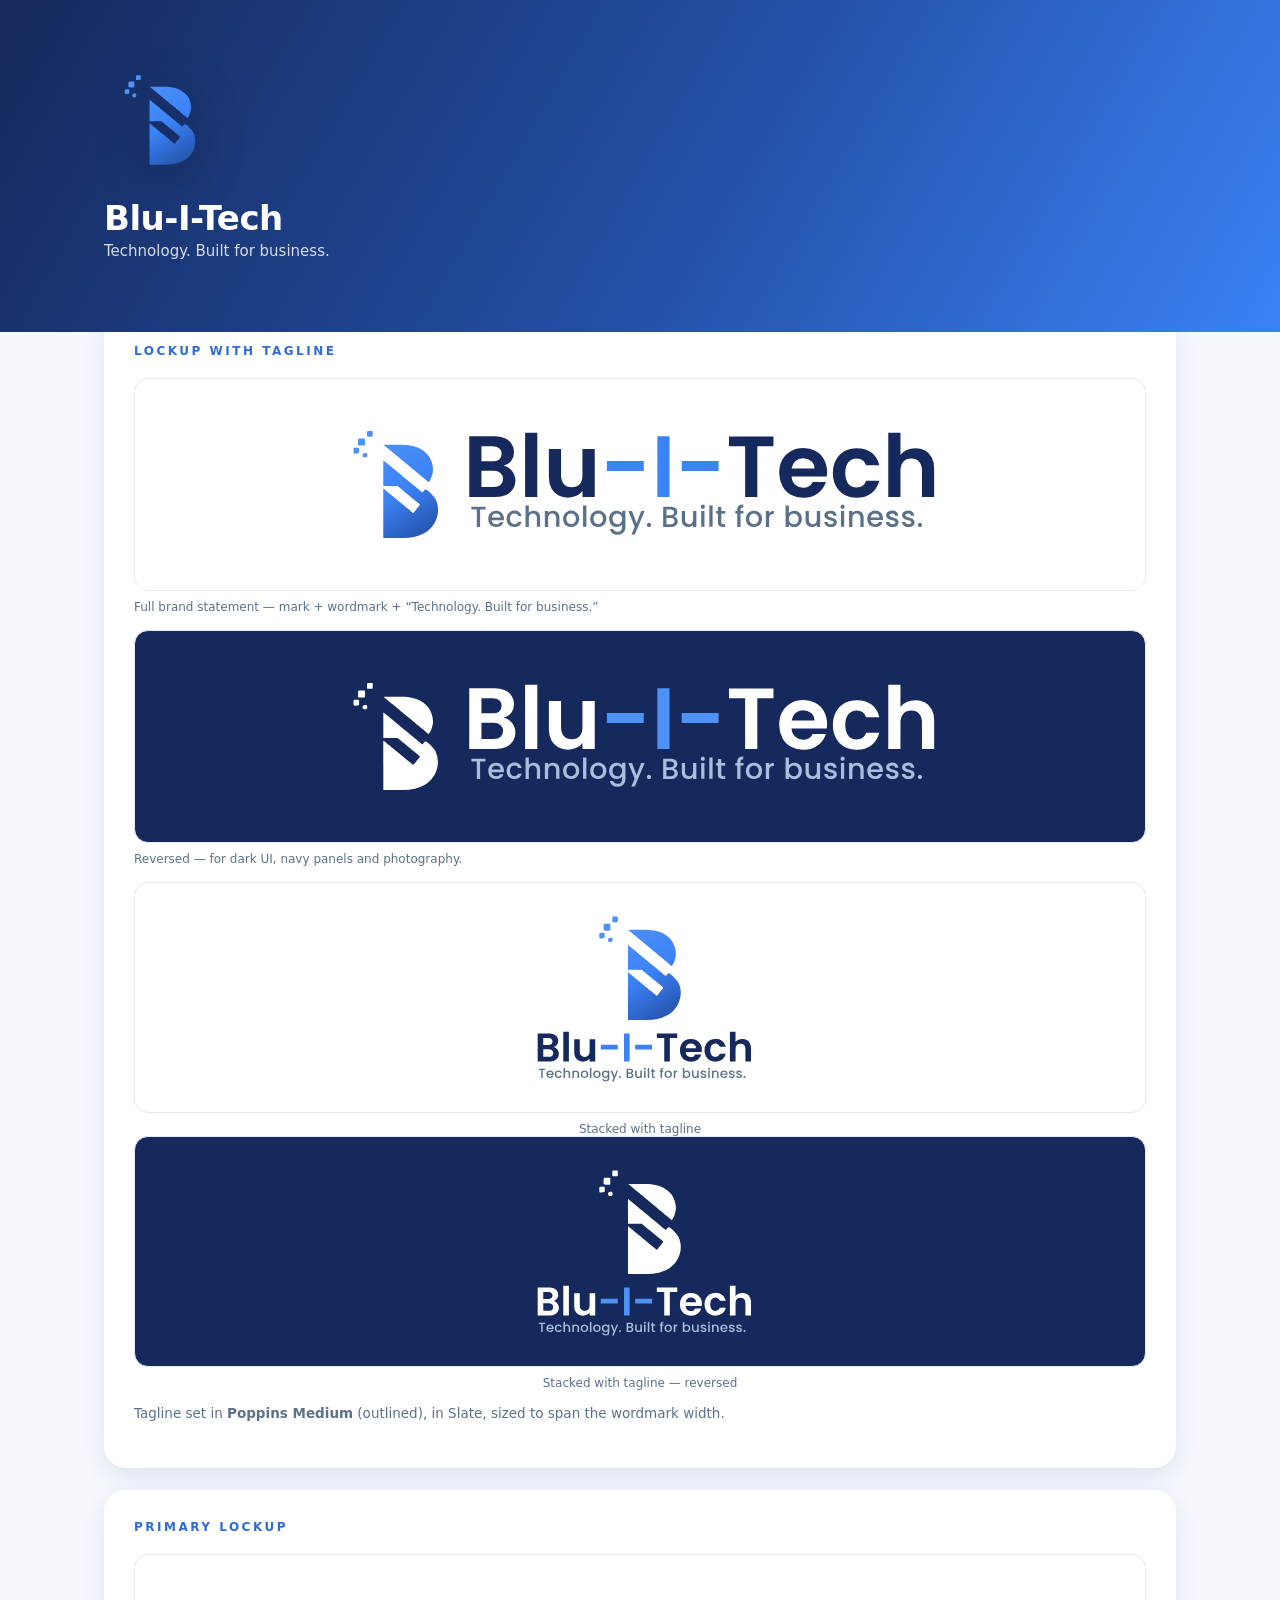
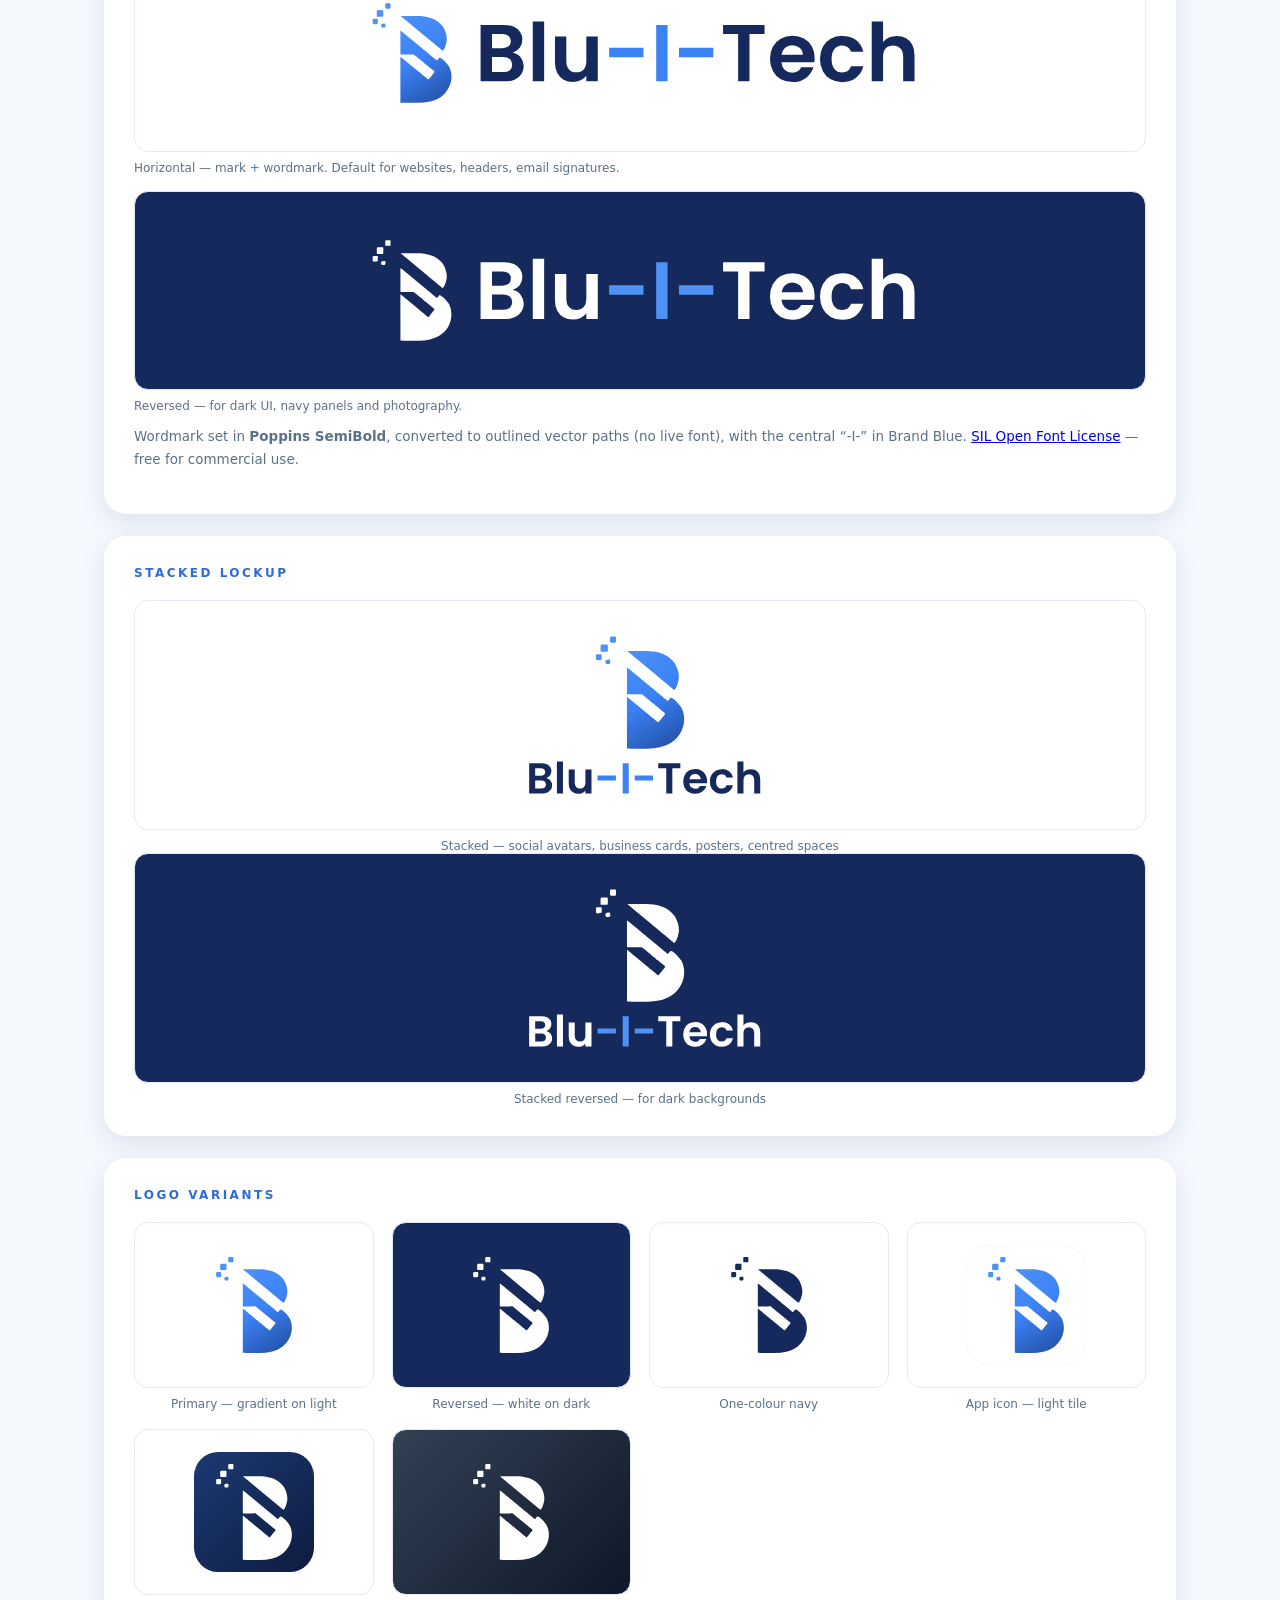
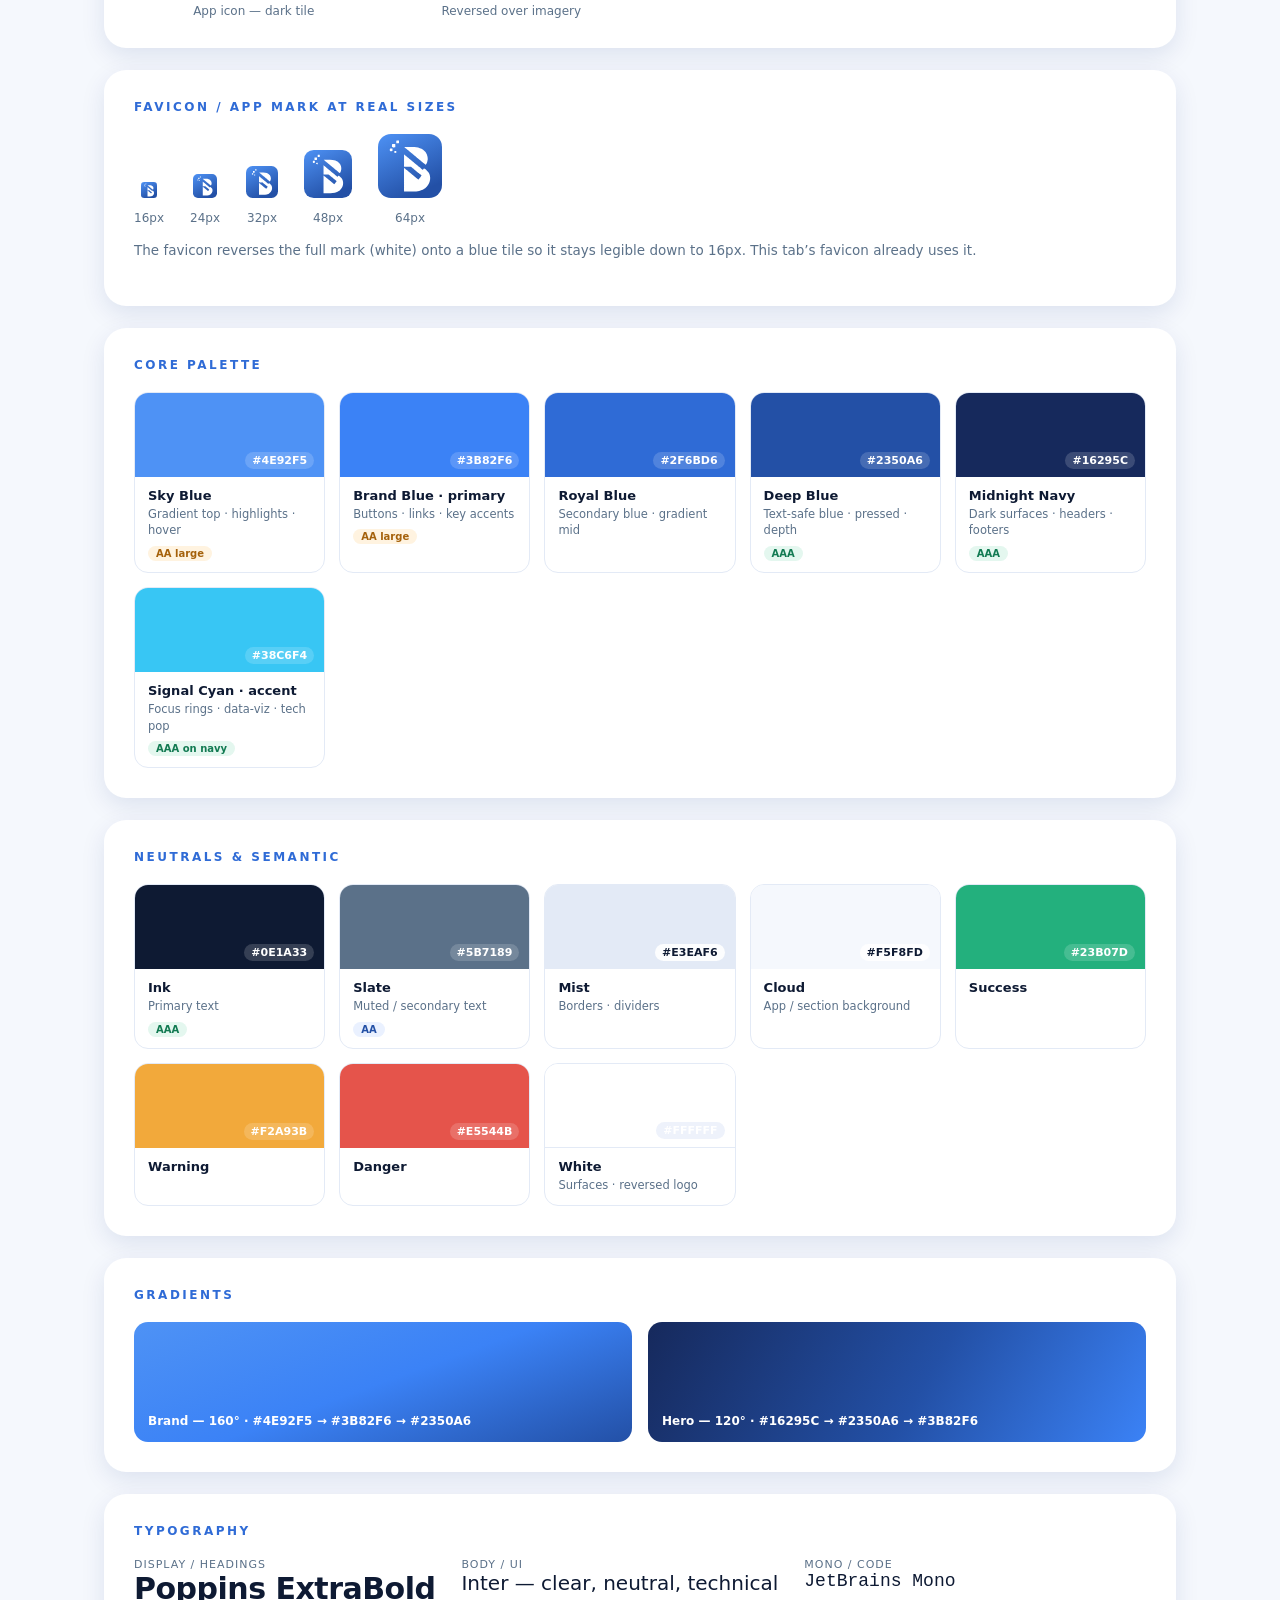
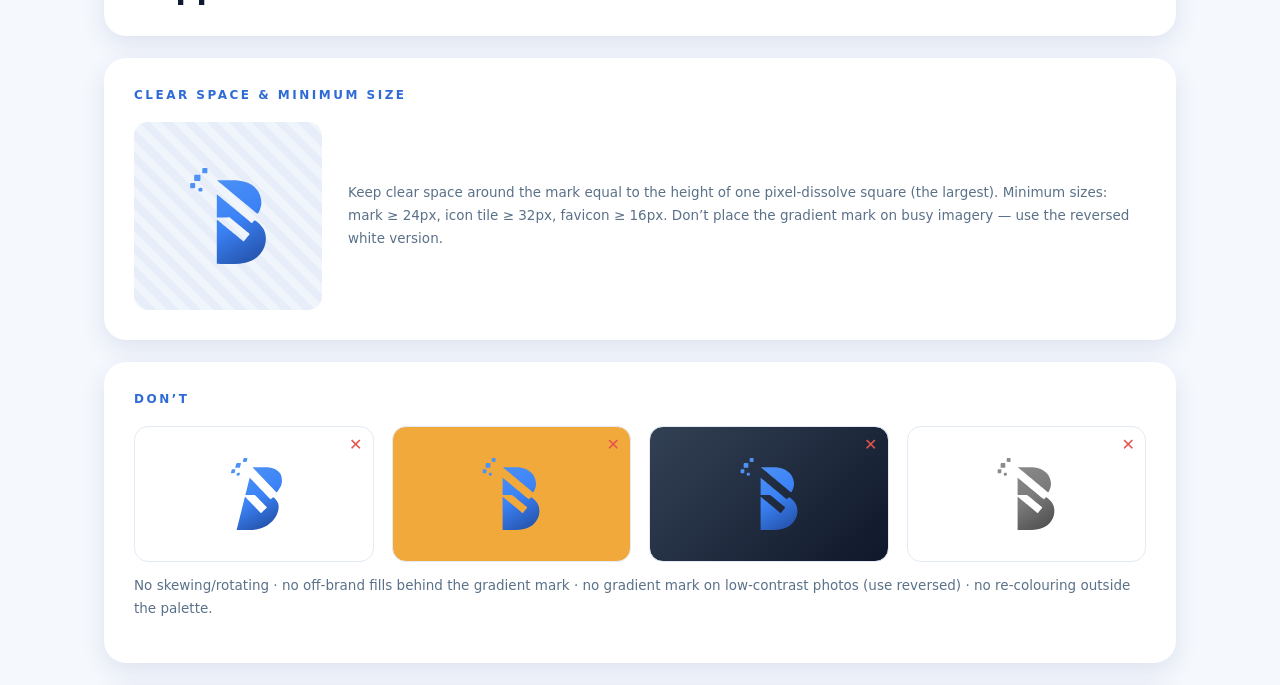
<file: index.html>
<!doctype html>
<html lang="en">
<head>
<meta charset="utf-8">
<meta http-equiv="refresh" content="0; url=brand.html">
<link rel="canonical" href="brand.html">
<link rel="icon" type="image/svg+xml" href="favicon.svg">
<title>Blu-I-Tech — Brand Kit</title>
</head>
<body>
<p>Redirecting to the <a href="brand.html">Blu-I-Tech brand sheet</a>…</p>
</body>
</html>
</file>
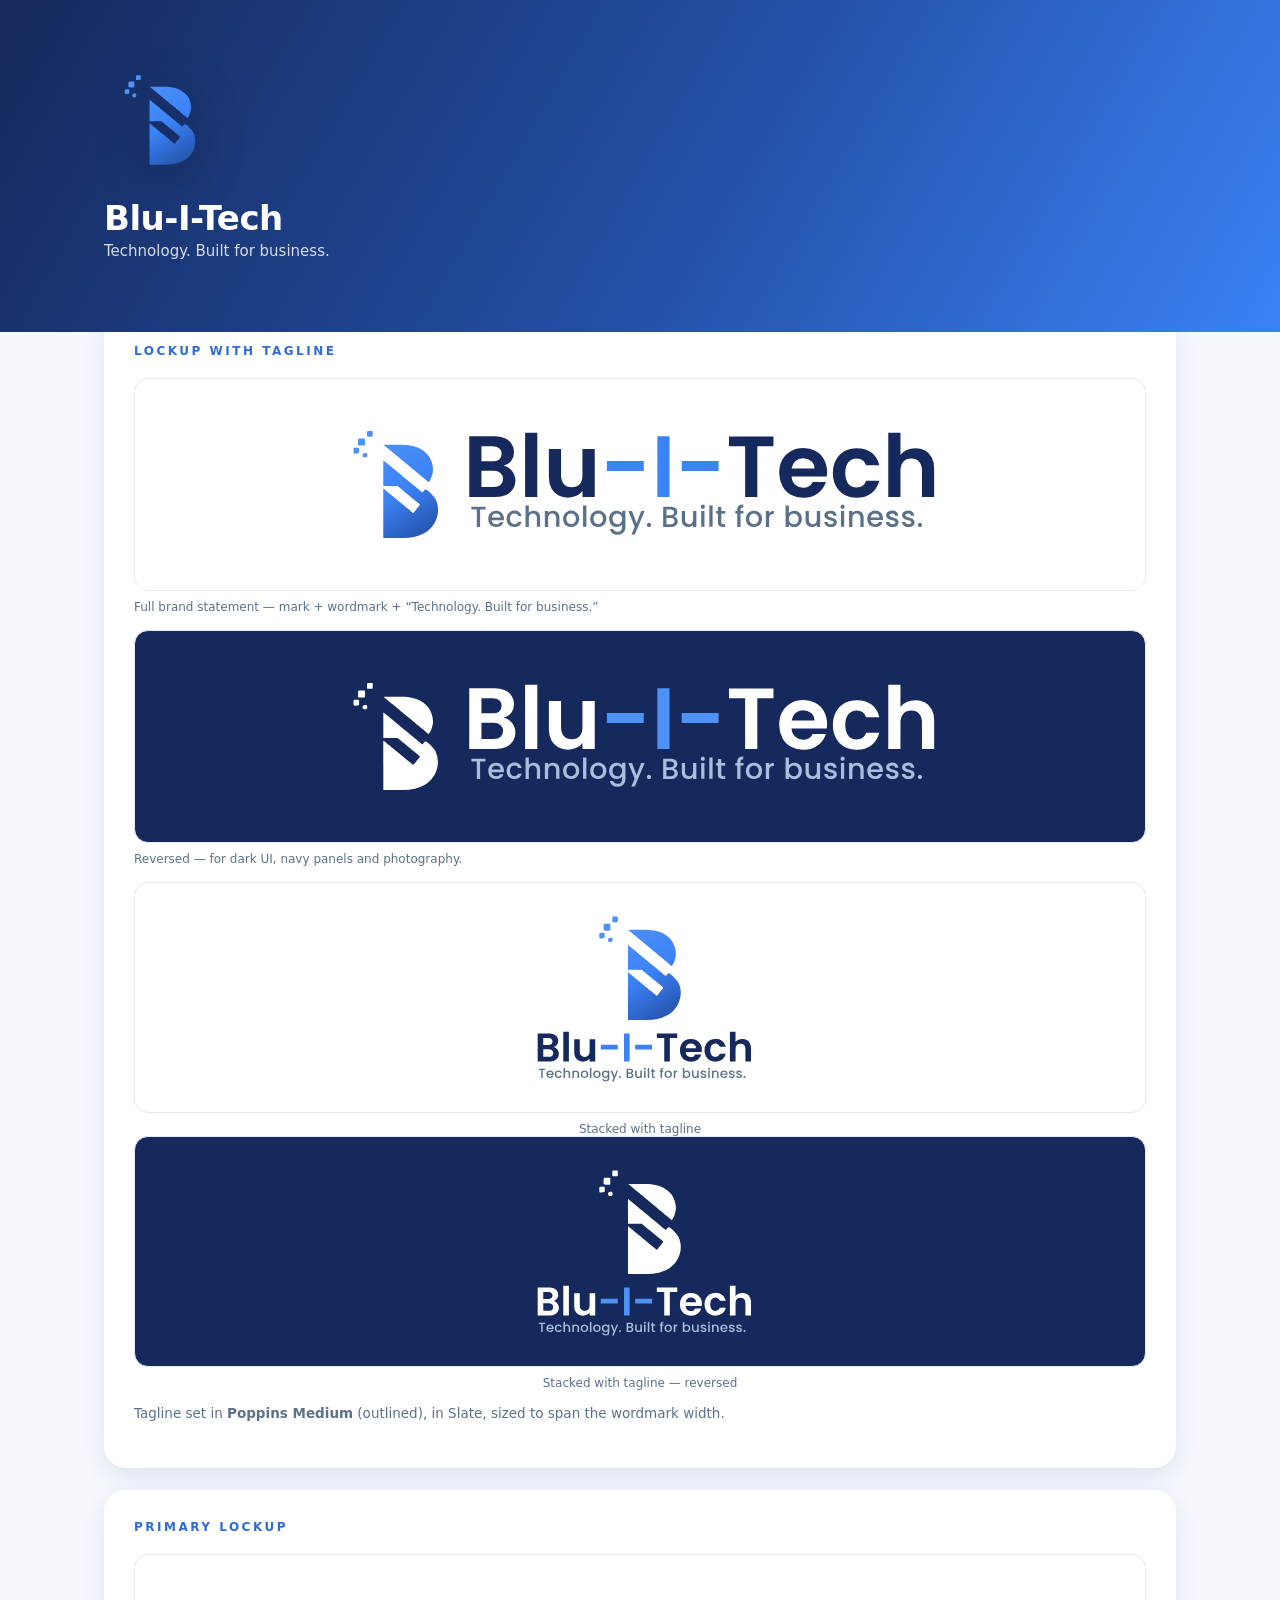
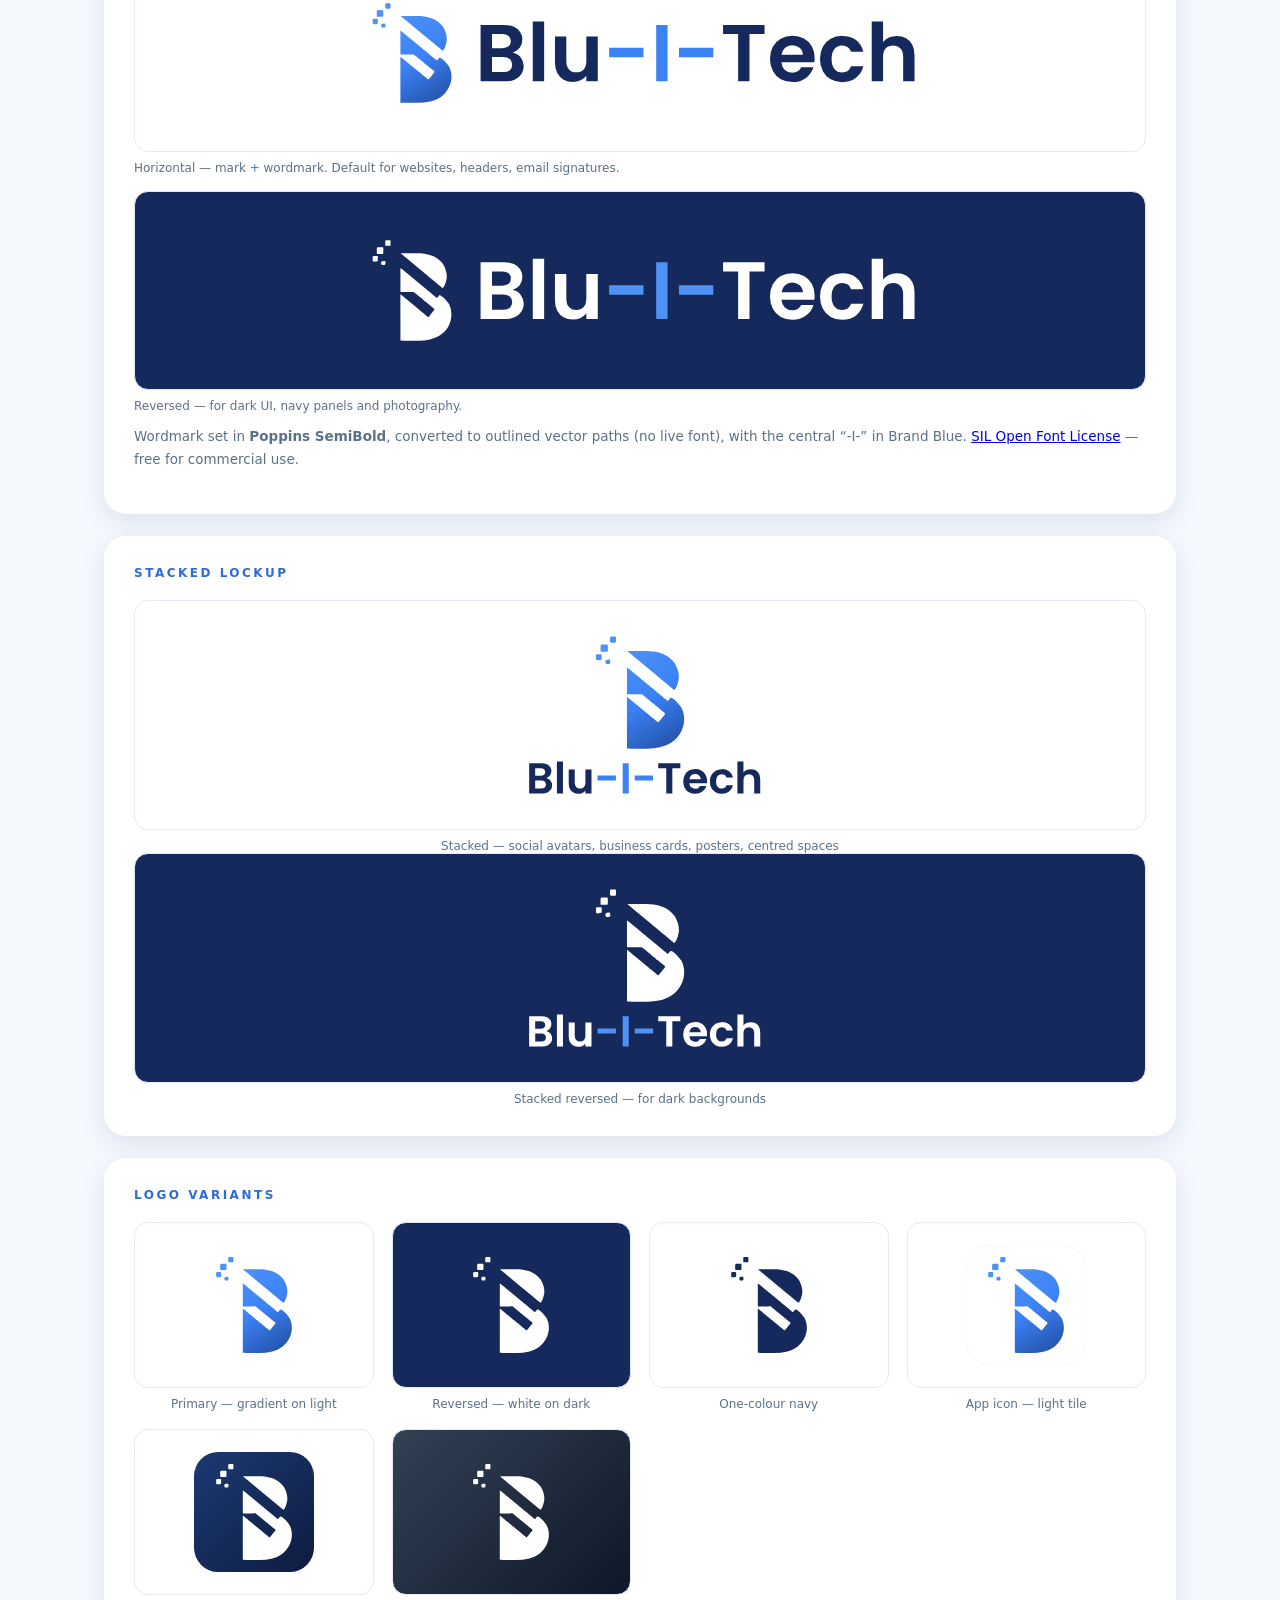
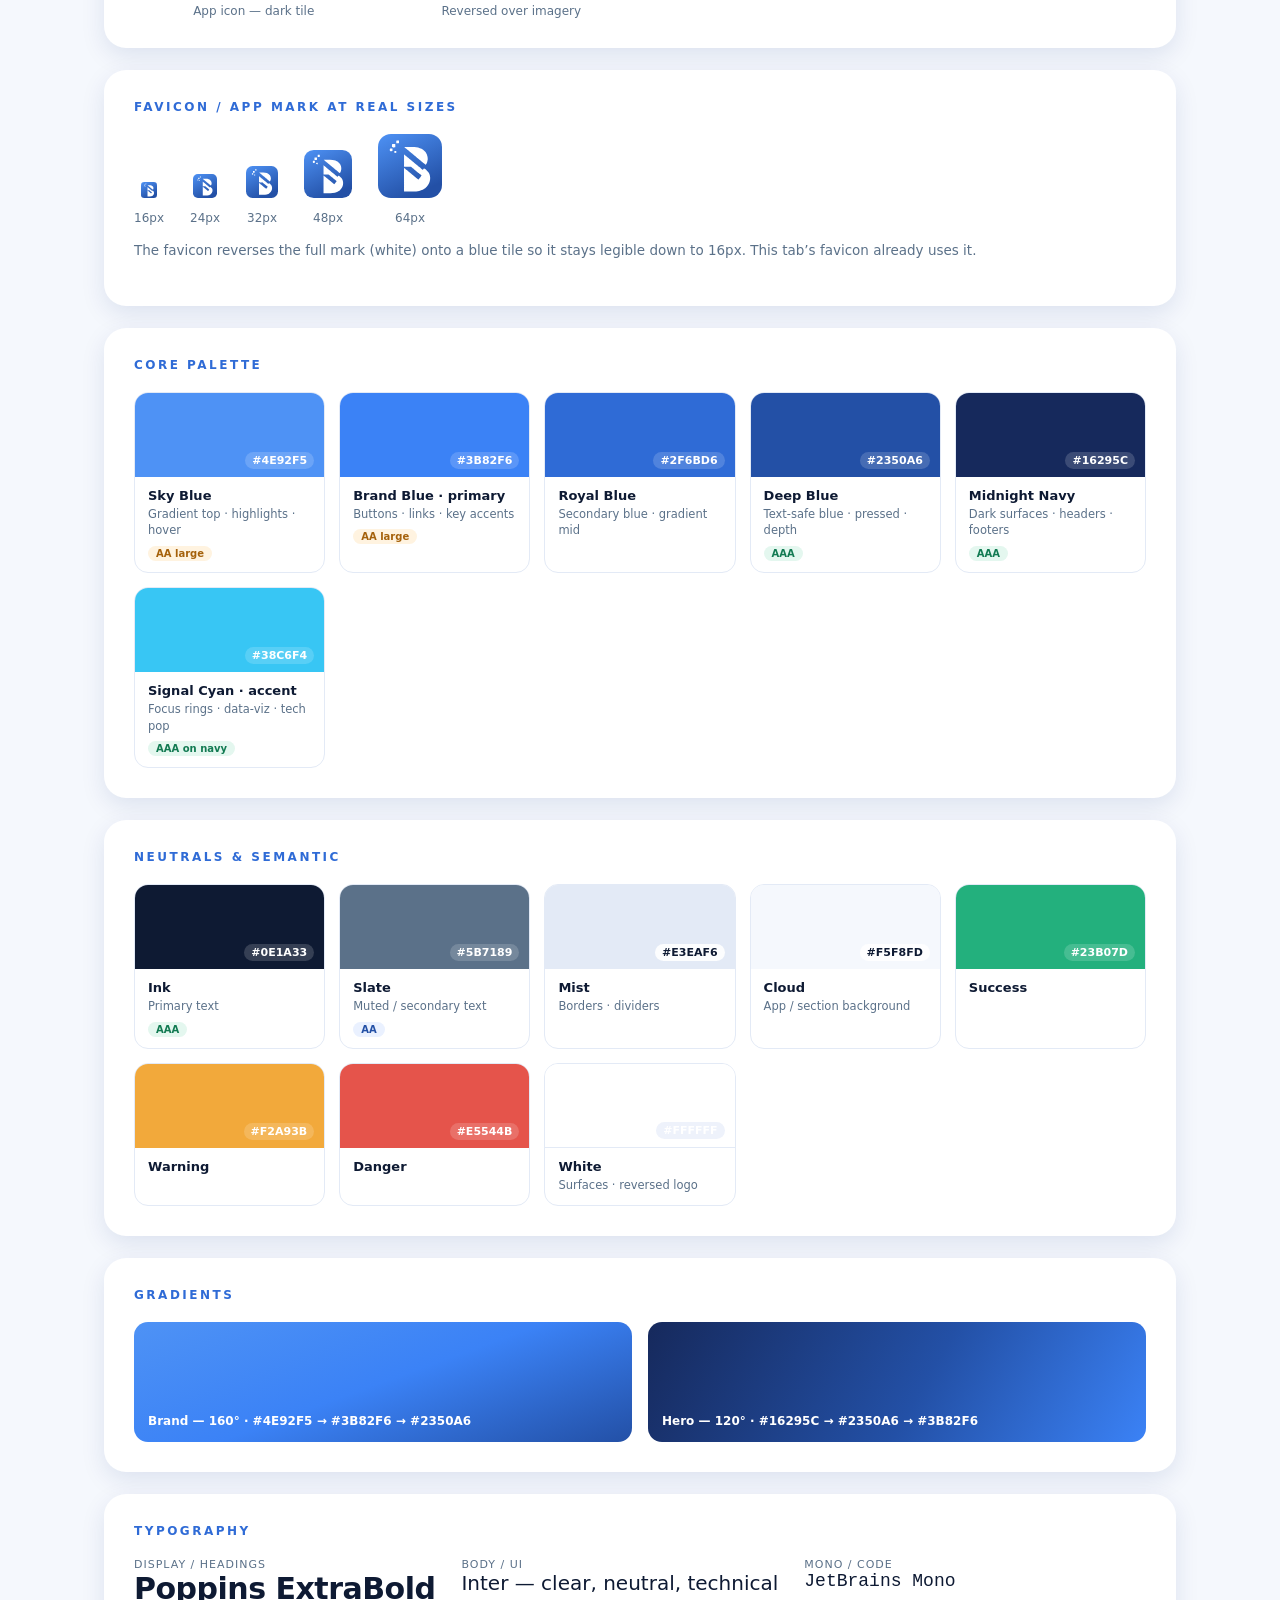
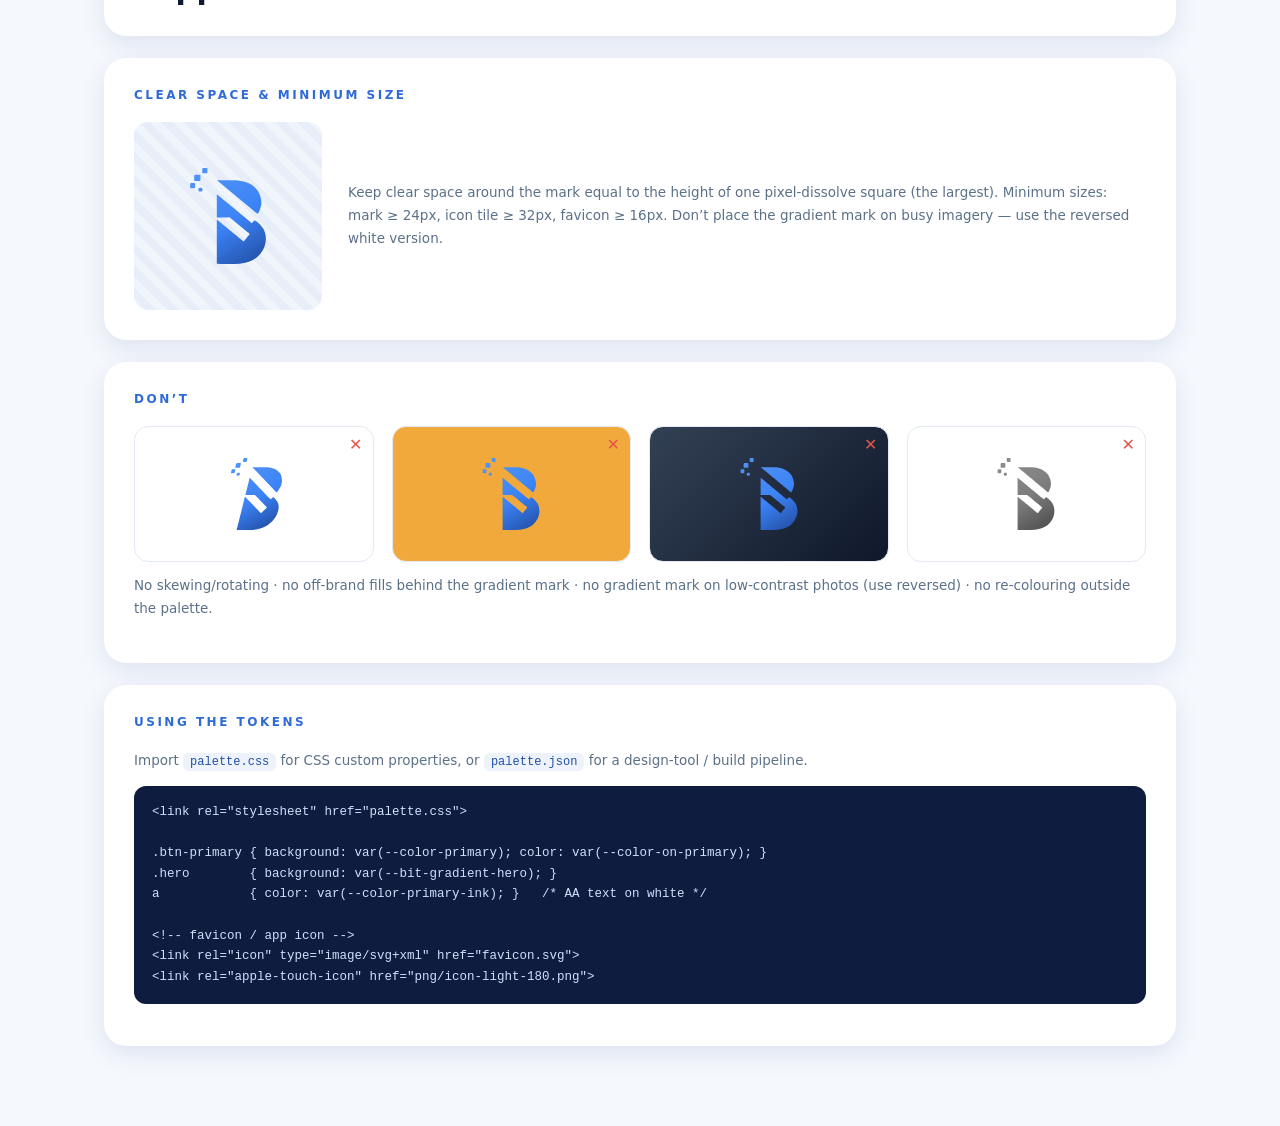
<file: brand.html>
<!doctype html>
<html lang="en">
<head>
<meta charset="utf-8">
<meta name="viewport" content="width=device-width, initial-scale=1">
<link rel="icon" type="image/svg+xml" href="favicon.svg">
<link rel="stylesheet" href="palette.css">
<title>Blu-I-Tech — Brand & Palette</title>
<style>
  *{box-sizing:border-box}
  body{margin:0;font-family:'Segoe UI',Inter,system-ui,sans-serif;color:var(--bit-ink);background:var(--bit-cloud)}
  .hero{background:var(--bit-gradient-hero);color:#fff;padding:64px 32px 72px;position:relative;overflow:hidden}
  .hero h1{margin:18px 0 4px;font-size:34px;letter-spacing:-.5px;font-weight:800}
  .hero p{margin:0;opacity:.82;font-size:15px}
  .hero img{width:112px;height:112px;filter:drop-shadow(0 10px 24px rgba(0,0,0,.25))}
  .wrap{max-width:1120px;margin:-40px auto 80px;padding:0 24px}
  section{background:#fff;border-radius:var(--bit-radius-lg);padding:30px;margin:22px 0;box-shadow:var(--bit-shadow-md)}
  h2{font-size:12px;letter-spacing:2.5px;text-transform:uppercase;color:var(--bit-royal);margin:0 0 20px;font-weight:700}
  .grid{display:grid;gap:18px}
  .logos{grid-template-columns:repeat(auto-fit,minmax(190px,1fr))}
  .cell{border:1px solid var(--bit-mist);border-radius:var(--bit-radius);min-height:160px;display:flex;
        align-items:center;justify-content:center;padding:22px}
  .cell img{max-width:120px;max-height:120px}
  .cap{font-size:12px;color:var(--bit-slate);margin-top:9px;text-align:center}
  .navy{background:var(--bit-navy)} .deep{background:var(--bit-deep)}
  .photo{background:linear-gradient(135deg,#334155,#0f172a)}
  .swatches{display:grid;grid-template-columns:repeat(auto-fit,minmax(160px,1fr));gap:14px}
  .sw{border-radius:var(--bit-radius);overflow:hidden;border:1px solid var(--bit-mist);background:#fff}
  .chip{height:84px;display:flex;align-items:flex-end;justify-content:flex-end;padding:8px 10px}
  .chip b{font-size:11px;font-weight:700;background:rgba(255,255,255,.9);color:#0e1a33;padding:2px 7px;border-radius:20px}
  .chip.on-dark b{background:rgba(255,255,255,.16);color:#fff}
  .sw .info{padding:11px 13px}
  .sw .info .n{font-weight:700;font-size:13px}
  .sw .info .r{font-size:11.5px;color:var(--bit-slate);line-height:1.45;margin-top:3px}
  .badge{display:inline-block;font-size:10px;font-weight:700;border-radius:20px;padding:2px 8px;margin-top:7px}
  .aaa{background:#e4f7ef;color:#127a52} .aa{background:#eaf1ff;color:#2350a6}
  .aal{background:#fff3e0;color:#a5610b}
  .grads{display:grid;grid-template-columns:1fr 1fr;gap:16px}
  .grad{height:120px;border-radius:var(--bit-radius);display:flex;align-items:flex-end;padding:14px;color:#fff;font-size:12px;font-weight:600}
  .type-row{display:flex;flex-wrap:wrap;gap:26px;align-items:baseline}
  .type-row .lbl{font-size:11px;color:var(--bit-slate);letter-spacing:1px;text-transform:uppercase}
  .note{font-size:13.5px;color:var(--bit-slate);line-height:1.7}
  .clear{position:relative;display:inline-block;padding:34px;background:
      repeating-linear-gradient(45deg,#f0f4fb 0 8px,#e7eefa 8px 16px);border-radius:var(--bit-radius)}
  .clear img{display:block;width:120px;height:120px}
  code{background:#eef2fb;padding:2px 7px;border-radius:6px;font-size:12px;color:var(--bit-deep)}
  pre{background:#0e1c3f;color:#cfe0ff;padding:16px 18px;border-radius:12px;overflow:auto;font-size:12.5px;line-height:1.65}
  .dont{display:flex;gap:18px;flex-wrap:wrap}
  .dont .cell{flex:1 1 150px;min-height:120px;position:relative}
  .x{position:absolute;top:8px;right:10px;font-weight:800;color:var(--bit-danger)}
  .fav{display:flex;gap:26px;align-items:flex-end}
  .fav img{image-rendering:auto}
</style>
</head>
<body>

<header class="hero">
  <div class="wrap" style="margin:0 auto;max-width:1120px;padding:0 24px">
    <img src="logo-mark.svg" alt="Blu-I-Tech mark">
    <h1>Blu-I-Tech</h1>
    <p>Technology. Built for business.</p>
  </div>
</header>

<div class="wrap">

  <section>
    <h2>Lockup with tagline</h2>
    <div class="cell" style="min-height:120px;padding:30px 26px"><img src="horizontal-tagline.svg" alt="Blu-I-Tech with tagline" style="max-width:600px;max-height:none;width:100%"></div>
    <div class="cap" style="text-align:left">Full brand statement — mark + wordmark + “Technology. Built for business.”</div>
    <div class="cell navy" style="min-height:120px;padding:30px 26px;margin-top:16px"><img src="horizontal-tagline-white.svg" alt="Blu-I-Tech with tagline, reversed" style="max-width:600px;max-height:none;width:100%"></div>
    <div class="cap" style="text-align:left">Reversed — for dark UI, navy panels and photography.</div>
    <div class="row" style="margin-top:16px">
      <div style="flex:1 1 300px"><div class="cell" style="min-height:200px"><img src="stacked-tagline.svg" alt="Blu-I-Tech stacked with tagline" style="max-width:240px;max-height:none;width:100%"></div><div class="cap">Stacked with tagline</div></div>
      <div style="flex:1 1 300px"><div class="cell navy" style="min-height:200px"><img src="stacked-tagline-white.svg" alt="Blu-I-Tech stacked with tagline, reversed" style="max-width:240px;max-height:none;width:100%"></div><div class="cap">Stacked with tagline — reversed</div></div>
    </div>
    <p class="note" style="margin-top:12px">Tagline set in <b>Poppins Medium</b> (outlined), in Slate, sized to span the wordmark width.</p>
  </section>

  <section>
    <h2>Primary lockup</h2>
    <div class="cell" style="min-height:120px;padding:30px 26px"><img src="horizontal.svg" alt="Blu-I-Tech horizontal lockup" style="max-width:560px;max-height:none;width:100%"></div>
    <div class="cap" style="text-align:left">Horizontal — mark + wordmark. Default for websites, headers, email signatures.</div>
    <div class="cell navy" style="min-height:120px;padding:30px 26px;margin-top:16px"><img src="horizontal-white.svg" alt="Blu-I-Tech reversed lockup" style="max-width:560px;max-height:none;width:100%"></div>
    <div class="cap" style="text-align:left">Reversed — for dark UI, navy panels and photography.</div>
    <p class="note" style="margin-top:12px">Wordmark set in <b>Poppins SemiBold</b>, converted to outlined vector paths (no live font), with the central “-I-” in Brand Blue. <a href="https://openfontlicense.org/">SIL Open Font License</a> — free for commercial use.</p>
  </section>

  <section>
    <h2>Stacked lockup</h2>
    <div class="row">
      <div style="flex:1 1 300px">
        <div class="cell" style="min-height:230px"><img src="stacked.svg" alt="Blu-I-Tech stacked lockup" style="max-width:260px;max-height:none;width:100%"></div>
        <div class="cap">Stacked — social avatars, business cards, posters, centred spaces</div>
      </div>
      <div style="flex:1 1 300px">
        <div class="cell navy" style="min-height:230px"><img src="stacked-white.svg" alt="Blu-I-Tech stacked reversed lockup" style="max-width:260px;max-height:none;width:100%"></div>
        <div class="cap">Stacked reversed — for dark backgrounds</div>
      </div>
    </div>
  </section>

  <section>
    <h2>Logo variants</h2>
    <div class="grid logos">
      <div><div class="cell"><img src="logo-mark.svg" alt=""></div><div class="cap">Primary — gradient on light</div></div>
      <div><div class="cell navy"><img src="logo-mark-white.svg" alt=""></div><div class="cap">Reversed — white on dark</div></div>
      <div><div class="cell"><img src="logo-mark-navy.svg" alt=""></div><div class="cap">One-colour navy</div></div>
      <div><div class="cell"><img src="icon-light.svg" alt=""></div><div class="cap">App icon — light tile</div></div>
      <div><div class="cell"><img src="icon-dark.svg" alt=""></div><div class="cap">App icon — dark tile</div></div>
      <div><div class="cell photo"><img src="logo-mark-white.svg" alt=""></div><div class="cap">Reversed over imagery</div></div>
    </div>
  </section>

  <section>
    <h2>Favicon / app mark at real sizes</h2>
    <div class="fav">
      <div style="text-align:center"><img src="favicon.svg" width="16" height="16" alt=""><div class="cap">16px</div></div>
      <div style="text-align:center"><img src="favicon.svg" width="24" height="24" alt=""><div class="cap">24px</div></div>
      <div style="text-align:center"><img src="favicon.svg" width="32" height="32" alt=""><div class="cap">32px</div></div>
      <div style="text-align:center"><img src="favicon.svg" width="48" height="48" alt=""><div class="cap">48px</div></div>
      <div style="text-align:center"><img src="favicon.svg" width="64" height="64" alt=""><div class="cap">64px</div></div>
    </div>
    <p class="note" style="margin-top:14px">The favicon reverses the full mark (white) onto a blue tile so it stays legible down to 16px. This tab’s favicon already uses it.</p>
  </section>

  <section>
    <h2>Core palette</h2>
    <div class="swatches">
      <div class="sw"><div class="chip on-dark" style="background:#4E92F5"><b>#4E92F5</b></div><div class="info"><div class="n">Sky Blue</div><div class="r">Gradient top · highlights · hover</div><span class="badge aal">AA large</span></div></div>
      <div class="sw"><div class="chip on-dark" style="background:#3B82F6"><b>#3B82F6</b></div><div class="info"><div class="n">Brand Blue · primary</div><div class="r">Buttons · links · key accents</div><span class="badge aal">AA large</span></div></div>
      <div class="sw"><div class="chip on-dark" style="background:#2F6BD6"><b>#2F6BD6</b></div><div class="info"><div class="n">Royal Blue</div><div class="r">Secondary blue · gradient mid</div></div></div>
      <div class="sw"><div class="chip on-dark" style="background:#2350A6"><b>#2350A6</b></div><div class="info"><div class="n">Deep Blue</div><div class="r">Text-safe blue · pressed · depth</div><span class="badge aaa">AAA</span></div></div>
      <div class="sw"><div class="chip on-dark" style="background:#16295C"><b>#16295C</b></div><div class="info"><div class="n">Midnight Navy</div><div class="r">Dark surfaces · headers · footers</div><span class="badge aaa">AAA</span></div></div>
      <div class="sw"><div class="chip on-dark" style="background:#38C6F4"><b>#38C6F4</b></div><div class="info"><div class="n">Signal Cyan · accent</div><div class="r">Focus rings · data-viz · tech pop</div><span class="badge aaa">AAA on navy</span></div></div>
    </div>
  </section>

  <section>
    <h2>Neutrals &amp; semantic</h2>
    <div class="swatches">
      <div class="sw"><div class="chip on-dark" style="background:#0E1A33"><b>#0E1A33</b></div><div class="info"><div class="n">Ink</div><div class="r">Primary text</div><span class="badge aaa">AAA</span></div></div>
      <div class="sw"><div class="chip on-dark" style="background:#5B7189"><b>#5B7189</b></div><div class="info"><div class="n">Slate</div><div class="r">Muted / secondary text</div><span class="badge aa">AA</span></div></div>
      <div class="sw"><div class="chip" style="background:#E3EAF6"><b>#E3EAF6</b></div><div class="info"><div class="n">Mist</div><div class="r">Borders · dividers</div></div></div>
      <div class="sw"><div class="chip" style="background:#F5F8FD"><b>#F5F8FD</b></div><div class="info"><div class="n">Cloud</div><div class="r">App / section background</div></div></div>
      <div class="sw"><div class="chip on-dark" style="background:#23B07D"><b>#23B07D</b></div><div class="info"><div class="n">Success</div></div></div>
      <div class="sw"><div class="chip on-dark" style="background:#F2A93B"><b>#F2A93B</b></div><div class="info"><div class="n">Warning</div></div></div>
      <div class="sw"><div class="chip on-dark" style="background:#E5544B"><b>#E5544B</b></div><div class="info"><div class="n">Danger</div></div></div>
      <div class="sw"><div class="chip on-dark" style="background:#FFFFFF;border-bottom:1px solid #E3EAF6"><b style="background:#eef2fb">#FFFFFF</b></div><div class="info"><div class="n">White</div><div class="r">Surfaces · reversed logo</div></div></div>
    </div>
  </section>

  <section>
    <h2>Gradients</h2>
    <div class="grads">
      <div class="grad" style="background:var(--bit-gradient-brand)">Brand — 160° · #4E92F5 → #3B82F6 → #2350A6</div>
      <div class="grad" style="background:var(--bit-gradient-hero)">Hero — 120° · #16295C → #2350A6 → #3B82F6</div>
    </div>
  </section>

  <section>
    <h2>Typography</h2>
    <div class="type-row">
      <div><div class="lbl">Display / headings</div><div style="font-size:30px;font-weight:800;letter-spacing:-.5px">Poppins ExtraBold</div></div>
      <div><div class="lbl">Body / UI</div><div style="font-size:20px;font-weight:500">Inter — clear, neutral, technical</div></div>
      <div><div class="lbl">Mono / code</div><div style="font-size:18px;font-family:'JetBrains Mono',monospace">JetBrains&nbsp;Mono</div></div>
    </div>
  </section>

  <section>
    <h2>Clear space &amp; minimum size</h2>
    <div style="display:flex;gap:26px;flex-wrap:wrap;align-items:center">
      <div class="clear"><img src="logo-mark.svg" alt=""></div>
      <p class="note" style="flex:1 1 300px">Keep clear space around the mark equal to the height of one pixel-dissolve square (the largest). Minimum sizes: mark ≥ 24px, icon tile ≥ 32px, favicon ≥ 16px. Don’t place the gradient mark on busy imagery — use the reversed white version.</p>
    </div>
  </section>

  <section>
    <h2>Don’t</h2>
    <div class="dont">
      <div class="cell" style="min-height:120px"><span class="x">✕</span><img src="logo-mark.svg" style="max-width:90px;transform:skewX(-14deg)"></div>
      <div class="cell" style="min-height:120px;background:#F2A93B"><span class="x">✕</span><img src="logo-mark.svg" style="max-width:90px"></div>
      <div class="cell photo" style="min-height:120px"><span class="x">✕</span><img src="logo-mark.svg" style="max-width:90px"></div>
      <div class="cell" style="min-height:120px"><span class="x">✕</span><img src="logo-mark.svg" style="max-width:90px;filter:grayscale(1) hue-rotate(90deg)"></div>
    </div>
    <p class="note" style="margin-top:12px">No skewing/rotating · no off-brand fills behind the gradient mark · no gradient mark on low-contrast photos (use reversed) · no re-colouring outside the palette.</p>
  </section>

  <section>
    <h2>Using the tokens</h2>
    <p class="note">Import <code>palette.css</code> for CSS custom properties, or <code>palette.json</code> for a design-tool / build pipeline.</p>
    <pre>&lt;link rel="stylesheet" href="palette.css"&gt;

.btn-primary { background: var(--color-primary); color: var(--color-on-primary); }
.hero        { background: var(--bit-gradient-hero); }
a            { color: var(--color-primary-ink); }   /* AA text on white */

&lt;!-- favicon / app icon --&gt;
&lt;link rel="icon" type="image/svg+xml" href="favicon.svg"&gt;
&lt;link rel="apple-touch-icon" href="png/icon-light-180.png"&gt;</pre>
  </section>

</div>
</body>
</html>
</file>
<file: palette.css>
/* Blu-I-Tech — Brand palette & design tokens
   Derived from the primary "B" mark. Import once, use everywhere. */

:root {
  /* ---- Brand blues (the gradient, light -> deep) ---- */
  --bit-sky:        #4E92F5;  /* gradient top, highlights, hover        */
  --bit-blue:       #3B82F6;  /* PRIMARY — buttons, links, key accents  */
  --bit-royal:      #2F6BD6;  /* secondary blue, gradient mid           */
  --bit-deep:       #2350A6;  /* gradient bottom, pressed, depth        */
  --bit-navy:       #16295C;  /* dark surfaces, headers, footers        */

  /* ---- Accent ---- */
  --bit-cyan:       #38C6F4;  /* tech accent, focus rings, data-viz     */

  /* ---- Neutrals ---- */
  --bit-ink:        #0E1A33;  /* primary text                           */
  --bit-slate:      #5B7189;  /* secondary / muted text                 */
  --bit-mist:       #E3EAF6;  /* borders, dividers, hairlines           */
  --bit-cloud:      #F5F8FD;  /* app / section background               */
  --bit-white:      #FFFFFF;  /* surfaces, reversed logo                */

  /* ---- Semantic ---- */
  --bit-success:    #23B07D;
  --bit-warning:    #F2A93B;
  --bit-danger:     #E5544B;
  --bit-info:       #3B82F6;

  /* ---- Gradients ---- */
  --bit-gradient-brand: linear-gradient(160deg, #4E92F5 0%, #3B82F6 50%, #2350A6 100%);
  --bit-gradient-hero:  linear-gradient(120deg, #16295C 0%, #2350A6 55%, #3B82F6 100%);

  /* ---- Functional aliases (theme this layer, not the raw scale) ---- */
  --color-primary:     var(--bit-blue);
  --color-primary-ink: var(--bit-deep);   /* primary that needs AA on white text */
  --color-accent:      var(--bit-cyan);
  --color-text:        var(--bit-ink);
  --color-text-muted:  var(--bit-slate);
  --color-bg:          var(--bit-cloud);
  --color-surface:     var(--bit-white);
  --color-border:      var(--bit-mist);
  --color-on-primary:  var(--bit-white);

  /* ---- Elevation tuned to the navy ---- */
  --bit-shadow-sm: 0 1px 2px rgba(14,26,51,.08);
  --bit-shadow-md: 0 8px 24px rgba(12,42,120,.10);
  --bit-shadow-lg: 0 20px 48px rgba(12,42,120,.16);

  --bit-radius:    14px;
  --bit-radius-lg: 22px;
}

/* Dark theme — flip surfaces onto the navy end of the scale */
:root[data-theme="dark"],
.bit-dark {
  --color-text:       #EAF1FF;
  --color-text-muted: #8FA6C9;
  --color-bg:         #0E1C3F;
  --color-surface:    #16295C;
  --color-border:     #24386B;
  --color-primary:    var(--bit-sky);   /* lighter blue reads better on navy */
  --color-on-primary: #0E1A33;
}
</file>
